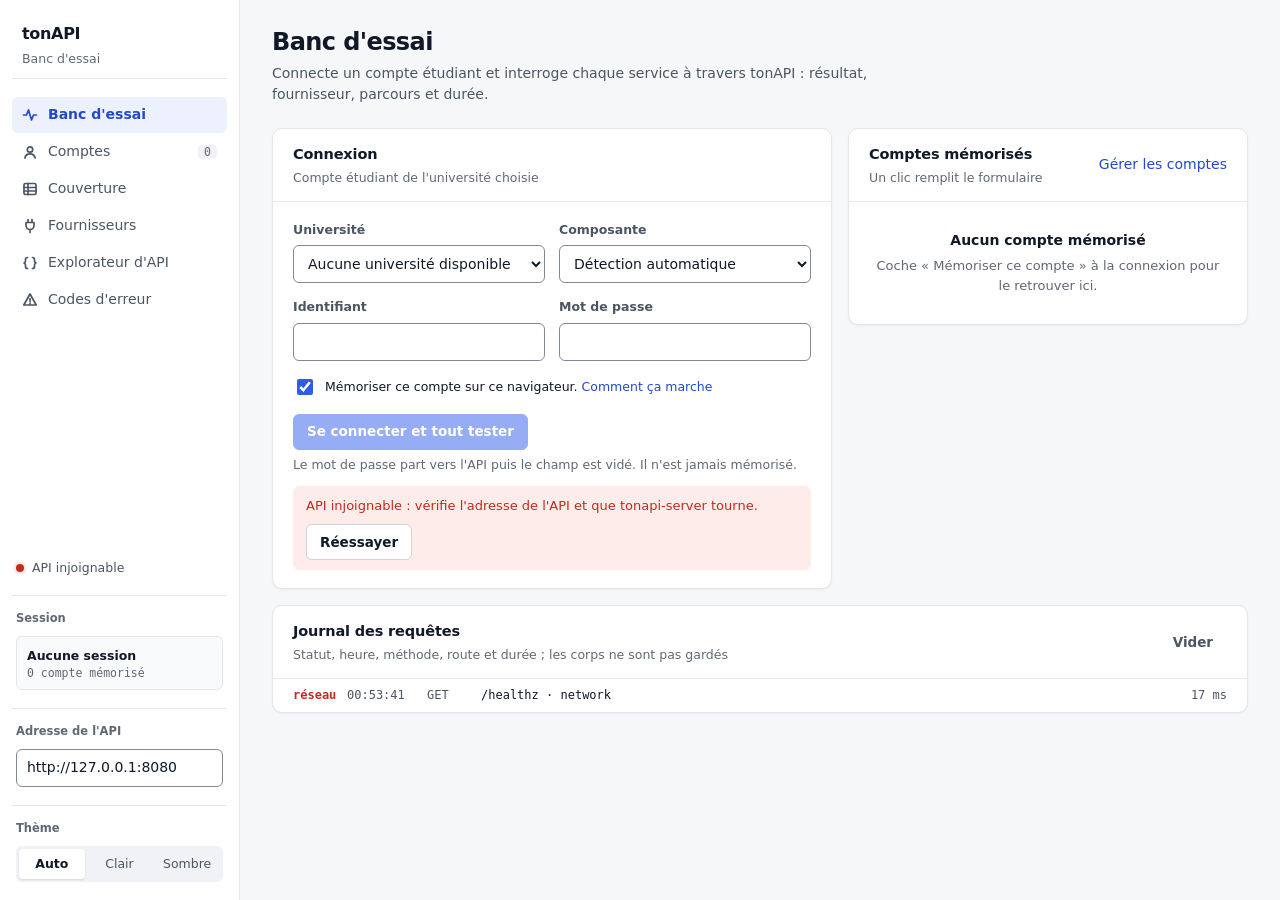
<file: console/index.html>
<!doctype html>
<html lang="fr">
<head>
<meta charset="utf-8">
<meta name="viewport" content="width=device-width, initial-scale=1">
<meta name="referrer" content="no-referrer">
<meta http-equiv="Content-Security-Policy" content="default-src 'none'; script-src 'self'; style-src 'self' 'unsafe-inline'; img-src 'self' https: data:; connect-src https: http://127.0.0.1:* http://localhost:*; base-uri 'none'; form-action 'none'">
<title>Banc d'essai · tonAPI</title>
<link rel="stylesheet" href="style.css?v=22">
<script src="theme.js?v=22"></script>
</head>
<body>
<a class="skip" href="#view" id="skip">Aller au contenu</a>
<div class="shell">
  <aside class="rail">
    <div class="brand">
      <strong>tonAPI</strong>
      <span>Banc d'essai</span>
    </div>
    <!-- Icônes dessinées pour chaque page : signal (essai), personne (comptes), tableau
         (couverture), prise (fournisseurs), accolades (API), triangle (erreurs). -->
    <nav class="nav" aria-label="Pages">
      <a href="#/" data-page=""><svg class="icon" viewBox="0 0 16 16" aria-hidden="true"><path d="M1.5 8h3l2-5 3 10 2-5h3"/></svg>Banc d'essai</a>
      <a href="#/comptes" data-page="comptes"><svg class="icon" viewBox="0 0 16 16" aria-hidden="true"><circle cx="8" cy="5.5" r="2.7"/><path d="M2.8 14c.6-2.8 2.7-4.2 5.2-4.2s4.6 1.4 5.2 4.2"/></svg>Comptes <small id="count-accounts">0</small></a>
      <a href="#/couverture" data-page="couverture"><svg class="icon" viewBox="0 0 16 16" aria-hidden="true"><rect x="2" y="2.5" width="12" height="11" rx="1.5"/><path d="M2 6.5h12M2 10h12M6 2.5v11"/></svg>Couverture</a>
      <a href="#/fournisseurs" data-page="fournisseurs"><svg class="icon" viewBox="0 0 16 16" aria-hidden="true"><path d="M6 1.5v3M10 1.5v3M4 4.5h8v3a4 4 0 0 1-8 0zM8 11.5v3"/></svg>Fournisseurs</a>
      <a href="#/api" data-page="api"><svg class="icon" viewBox="0 0 16 16" aria-hidden="true"><path d="M5.5 2.5c-1.5 0-2 .7-2 2v1.6c0 .9-.6 1.6-1.5 1.9.9.3 1.5 1 1.5 1.9v1.6c0 1.3.5 2 2 2M10.5 2.5c1.5 0 2 .7 2 2v1.6c0 .9.6 1.6 1.5 1.9-.9.3-1.5 1-1.5 1.9v1.6c0 1.3-.5 2-2 2"/></svg>Explorateur d'API</a>
      <a href="#/erreurs" data-page="erreurs"><svg class="icon" viewBox="0 0 16 16" aria-hidden="true"><path d="M8 2 1.8 13h12.4z M8 6.5v3 M8 11.3v.2"/></svg>Codes d'erreur</a>
    </nav>
    <div class="rail-push"></div>
    <div class="rail-block">
      <div class="health" id="health" aria-live="polite"><span class="dot"></span>Vérification…</div>
    </div>
    <div class="rail-block session-block">
      <span class="rail-label">Session</span>
      <div id="active-account"></div>
    </div>
    <details class="settings" id="settings" open>
      <summary>Réglages<svg class="icon chev" viewBox="0 0 16 16" aria-hidden="true"><path d="M6 4l4 4-4 4"/></svg></summary>
      <div class="settings-body">
        <div class="rail-block">
          <label class="rail-label" for="api">Adresse de l'API</label>
          <input id="api" type="url" spellcheck="false" autocomplete="off">
        </div>
        <div class="rail-block">
          <span class="rail-label" id="theme-label">Thème</span>
          <div class="segmented theme" role="group" aria-labelledby="theme-label">
            <button type="button" data-theme="auto">Auto</button>
            <button type="button" data-theme="light">Clair</button>
            <button type="button" data-theme="dark">Sombre</button>
          </div>
        </div>
      </div>
    </details>
  </aside>
  <main id="view" tabindex="-1"></main>
</div>
<script src="donnees.js?v=22"></script>
<script src="app.js?v=22"></script>
</body>
</html>
</file>
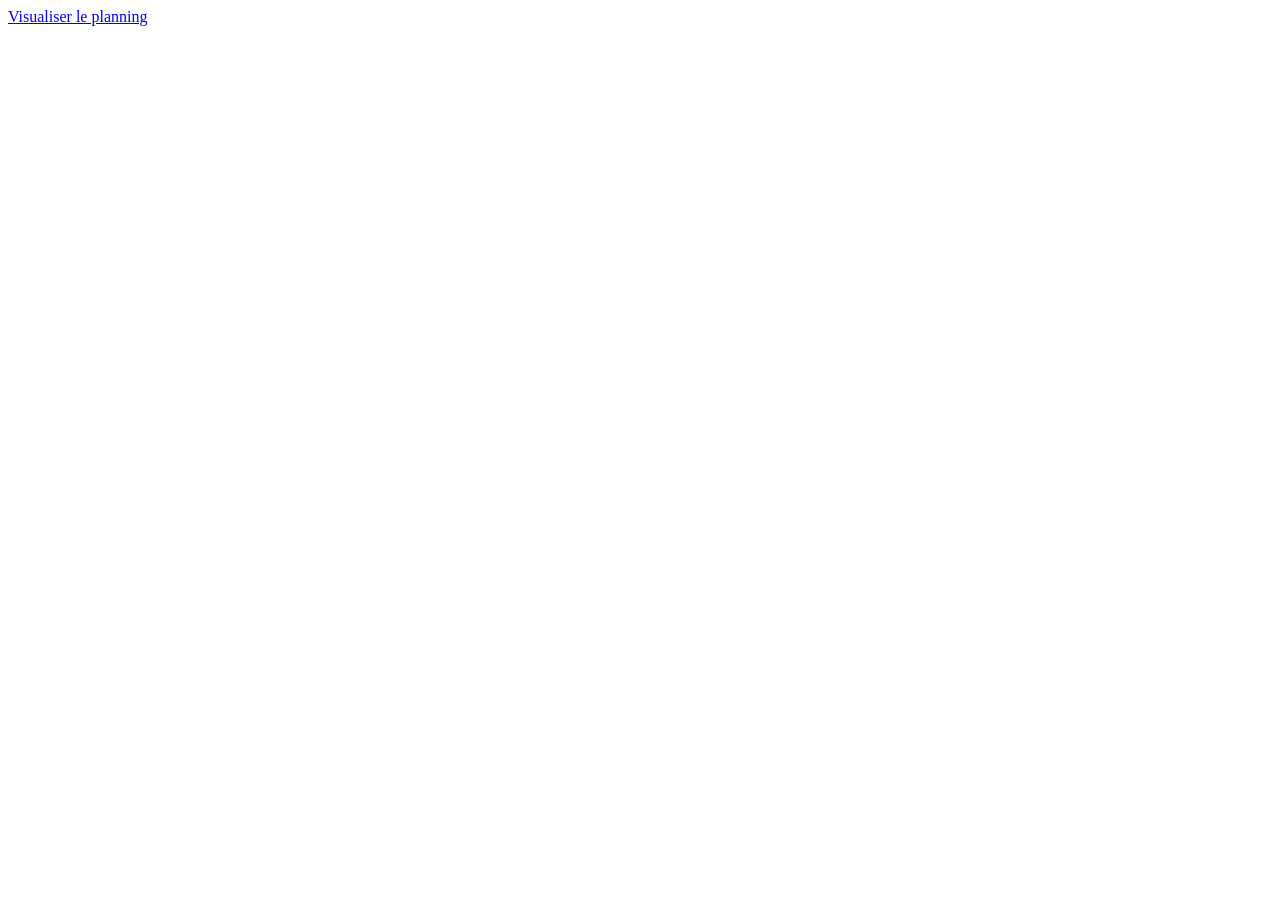
<file: crates/tonapi-providers/tests/fixtures/ade_ical/page-ical.html>
<!DOCTYPE html>
<html lang="fr"><head><meta charset="utf-8"><title>IcalView</title></head>
<body>
<!-- Page synthétique inspirée de prose-etudiant/protected/ical : état Vaadin dans le HTML. -->
<a href="https://ade.example.test/direct/?data=[base64],1">Visualiser le planning</a>
<script>
var uidl = {"syncId":0,"clientId":0,"changes":[
{"node":3,"type":"put","key":"text","feat":7,"value":"Lien d'agenda au format iCal"},
{"node":4,"type":"put","key":"text","feat":7,"value":"https://ade.example.test/jsp/custom/modules/plannings/direct_cal.jsp?data=[base64],1"}
]};
</script>
</body></html>
</file>
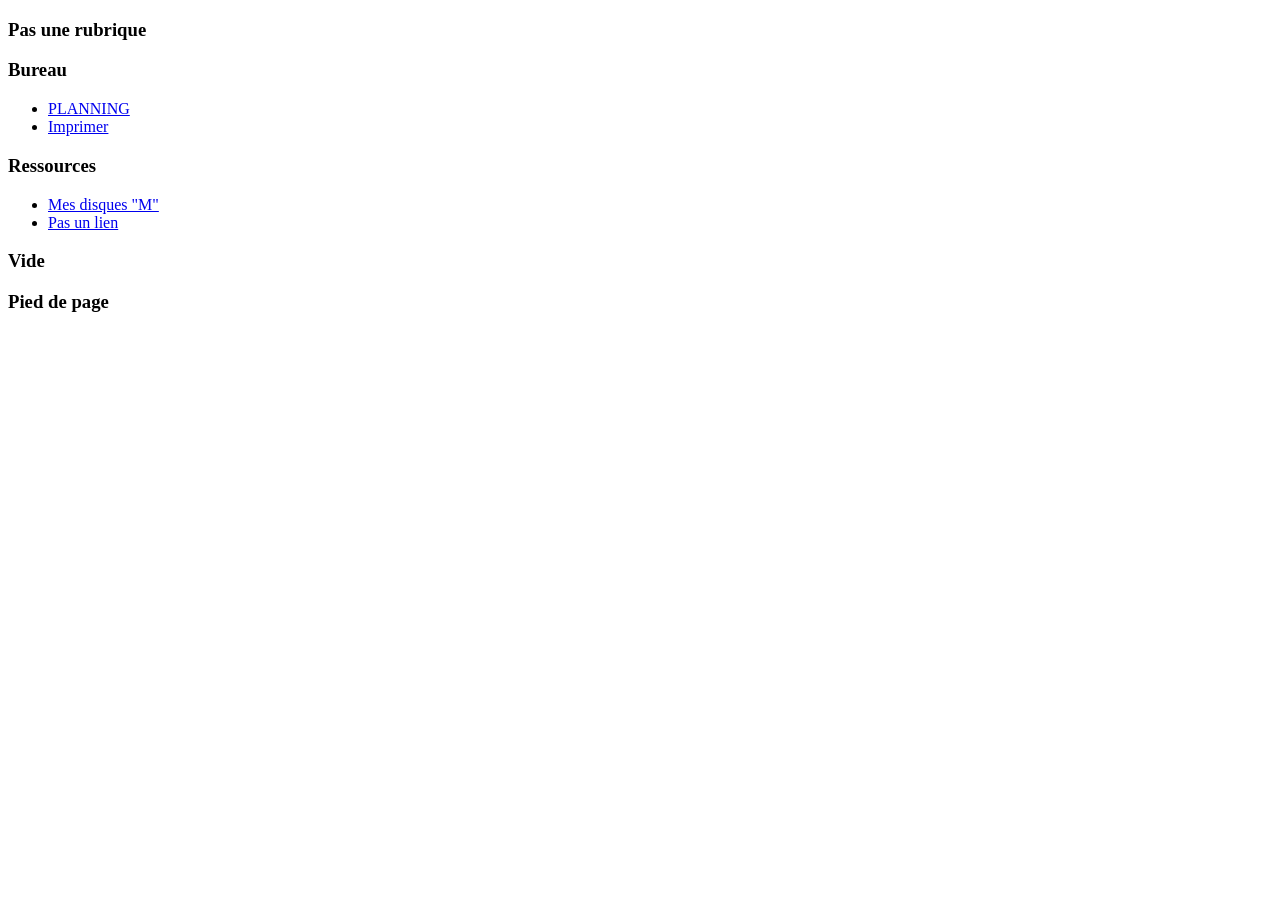
<file: crates/tonapi-providers/tests/fixtures/drupal/catalogue.html>
<!DOCTYPE html>
<html lang="fr" dir="ltr">
  <head>
    <meta charset="utf-8" />
    <title>Tous les outils | Portail étudiant</title>
  </head>
  <body class="user-logged-in path-tous-outils has-glyphicons site-etudiant">
    <main role="main">
      <div class="view view-categories-outils view-id-categories_outils"><h3>Pas une rubrique</h3></div>
      <div class="view view-outils view-id-outils view-display-id-page_par_categorie">
        <div class="view-content">
          <div class="col-xs-12 section">
            <h3>Bureau</h3>
            <ul role="list">
              <li role="listitem"><div about="/outil/planning" class="outil group-toolbox clearfix">
                <a href="https://planning.exemple.test" title="Emplois du temps">
                  <span class="ico ico-edt"></span>
<span>PLANNING</span>
</a>
                <a href="/article/decouvrir-planning" title="Guide"><span class="ico ico-doc"></span></a>
              </a></div></li>
              <li role="listitem"><div about="/outil/imprimer" class="outil group-toolbox clearfix">
                <a href="/numerique/impression#accordion-1" title="Imprimer"><span>Imprimer</span></a>
              </a></div></li>
            </ul>
          </div>
          <div class="col-xs-12 section">
            <h3>Ressources</h3>
            <ul role="list">
              <li role="listitem"><div about="/outil/disques" class="outil group-toolbox clearfix">
                <a href="https://fichiers.exemple.test/login.php?url=x&amp;app=gollem" title="Recharger mon cr&#039;dit"><span>Mes disques &quot;M&quot;</span></a>
              </a></div></li>
              <li role="listitem"><div about="/outil/vide" class="outil group-toolbox clearfix">
                <a href="javascript:void(0)" title=""><span>Pas un lien</span></a>
              </a></div></li>
            </ul>
          </div>
          <div class="col-xs-12 section"><h3>Vide</h3><ul></ul></div>
        </div>
      </div>
    </main>
    <footer><h3>Pied de page</h3></footer>
  </body>
</html>
</file>
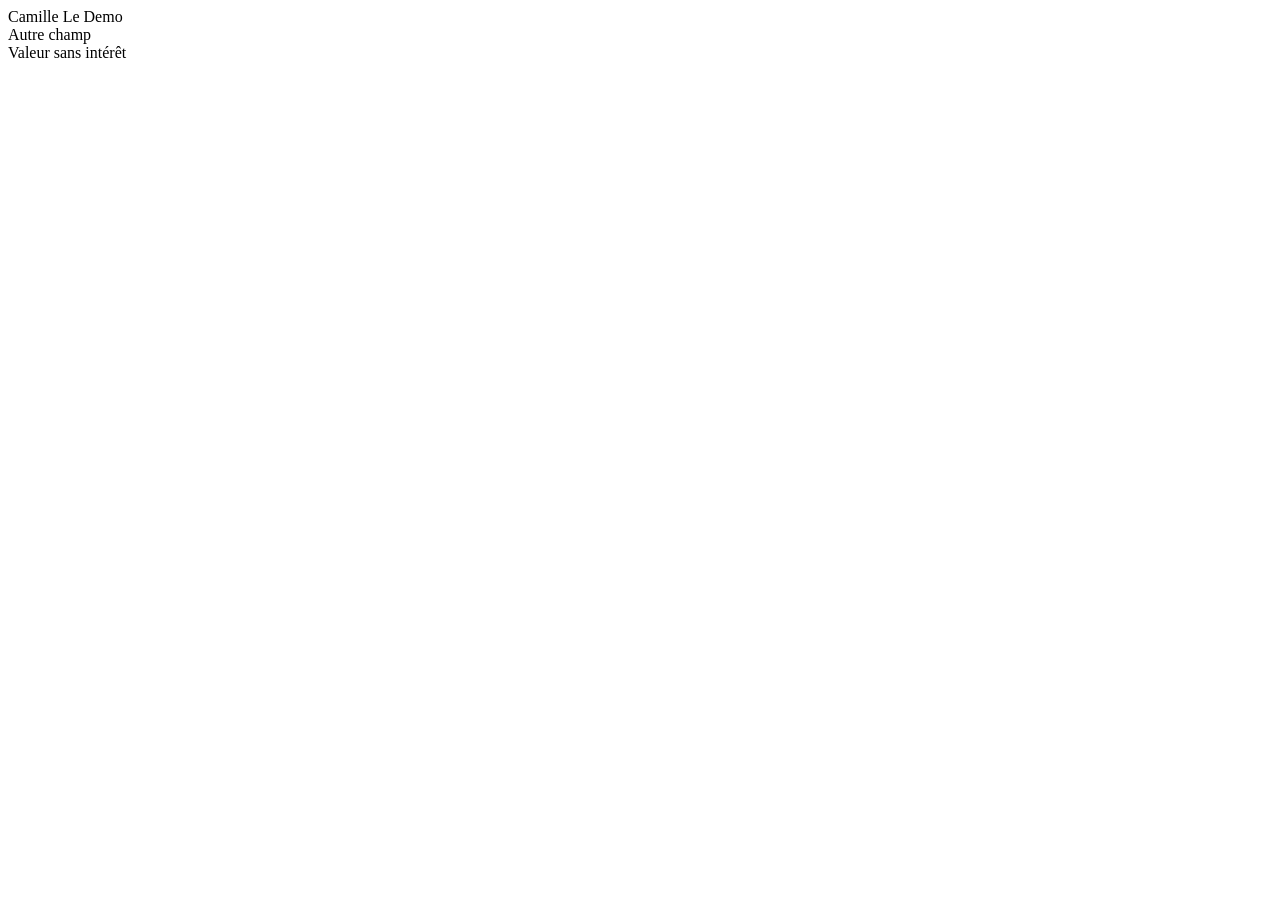
<file: crates/tonapi-providers/tests/fixtures/drupal/utilisateur.html>
<!DOCTYPE html>
<html lang="fr" dir="ltr">
  <head>
    <meta charset="utf-8" />
    <title>Camille Le Demo | Portail étudiant</title>
  </head>
  <body class="user-logged-in path-user has-glyphicons site-etudiant">
    <div class="main-container container">
      <section id="block-nometprenom" class="page-header block clearfix">
        <div class="field field--name-field-nomprenom field--type-string field--label-hidden field--item">Camille  Le Demo</div>
      </section>
      <main role="main">
        <article class="profile">
          <div class="field field--name-field-autre field--type-string field--label-above">
            <div class="field--label">Autre champ</div>
            <div class="field--item">Valeur sans intérêt</div>
          </div>
        </article>
      </main>
    </div>
  </body>
</html>
</file>
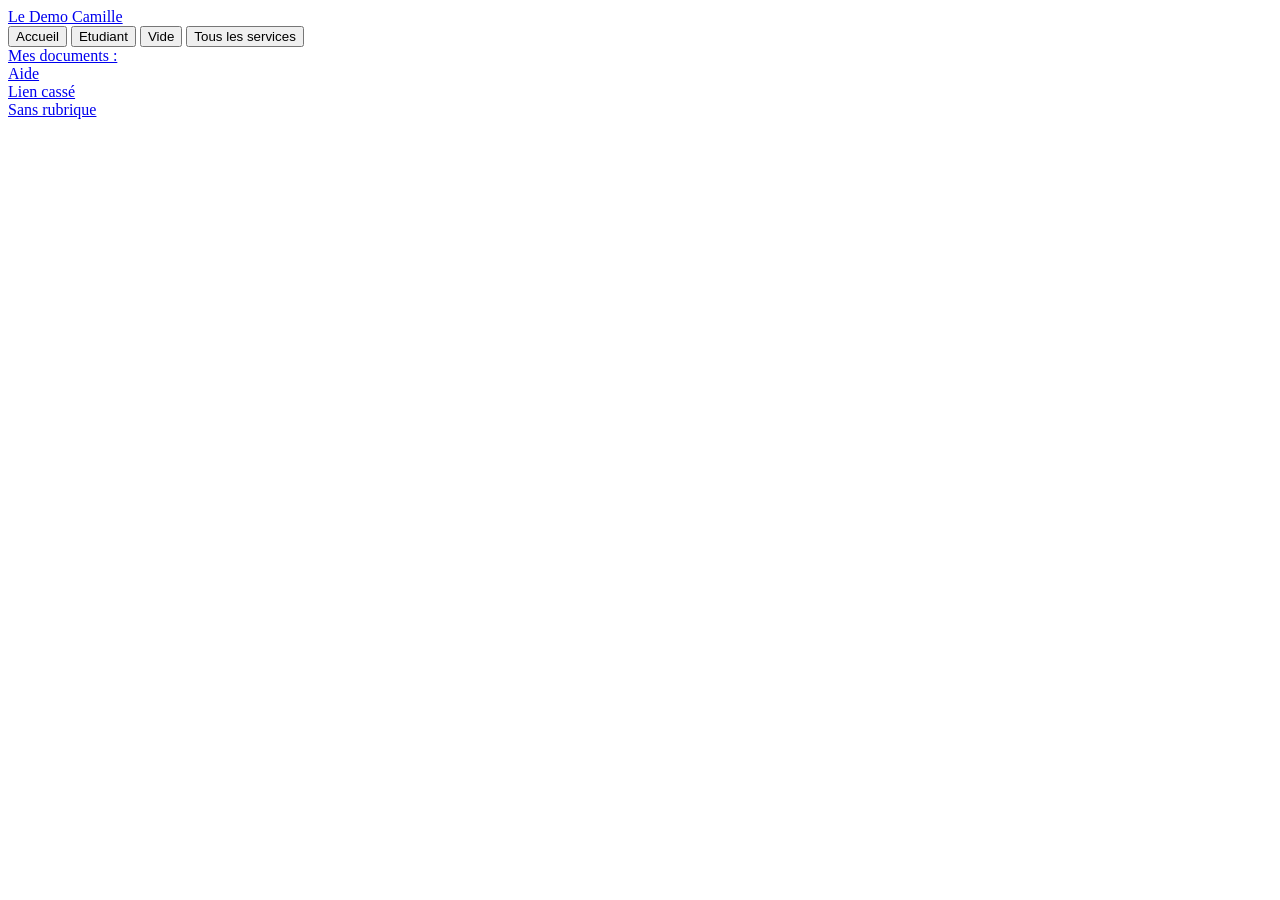
<file: crates/tonapi-providers/tests/fixtures/isorbonne/accueil.html>
<!DOCTYPE html>
<html xmlns="http://www.w3.org/1999/xhtml" lang="fr">
<head>
  <title>Portail de test</title>
</head>
<body>
<form id="navBarForm" name="navBarForm" method="post" action="/ENT/secure/index.xhtml">
  <a title="Déconnexion" class="ui-commandlink nav-link" href="logout.xhtml">Le Demo Camille <i class="fa fa-power-off"></i></a>
</form>
<form id="portalForm" name="portalForm" method="post" action="/ENT/secure/index.xhtml">
  <div class="col-12 text-center" id="buttonList">
    <input type="button" class="toglem btn btn-info m-1 ombrer" value="Accueil" id="t1">
    <input type="button" class="toglem btn btn-warning m-1" value="Etudiant" id="t2">
    <input type="button" class="toglem btn m-1" value="Vide" id="t3">
    <input type="button" class="btn btn-outline-dark m-1" value="Tous les services" id="temall">
  </div>
  <div class="tuile default col-sm-6 t1" style=""><a href="#" class="ui-commandlink favik"><i class="fa fa-star"></i></a>
    <a class="links" href="https://apps.exemple.test/Fichiers" target="_35"><div class="bloc">
      <label id="portalForm:p35" class="ui-outputlabel h4">Mes documents&nbsp;:</label></div></a>
  </div>
  <div class="tuile default col-sm-6 t2" style="display: none;"><a href="#" class="favik"></a>
    <a class="links" href="https://apps.exemple.test/dossier/" target="_54"><div class="bloc">
      <label id="portalForm:p54" class="ui-outputlabel h4">Mon dossier de scolarité</label></div></a>
    <i class="infos fa fa-question-circle" onclick="showDialog(54)"></i>
    <div id="infos54" style="display:none"><label id="portalForm:j_idt212" class="ui-outputlabel"><ul><li>Notes et <strong>certificat</strong> de scolarité. Encore du texte. Encore du texte. Encore du texte. Encore du texte. Encore du texte. Encore du texte. Encore du texte. Encore du texte. Encore du texte. Encore du texte. Encore du texte. Encore du texte.</li></ul></label>
    </div>
  </div>
  <div class="tuile default col-sm-6 t2"><a class="links" href="/ENT/secure/aide.xhtml"><label id="portalForm:p61" class="h4">Aide</label></a></div>
  <div class="tuile default col-sm-6 t2"><a class="links" href="javascript:void(0)"><label id="portalForm:p9" class="h4">Lien cassé</label></a></div>
  <div class="tuile default col-sm-6 t7"><a class="links" href="https://apps.exemple.test/orphelin"><label id="portalForm:p70" class="h4">Sans rubrique</label></a></div>
</form>
</body>
</html>
</file>
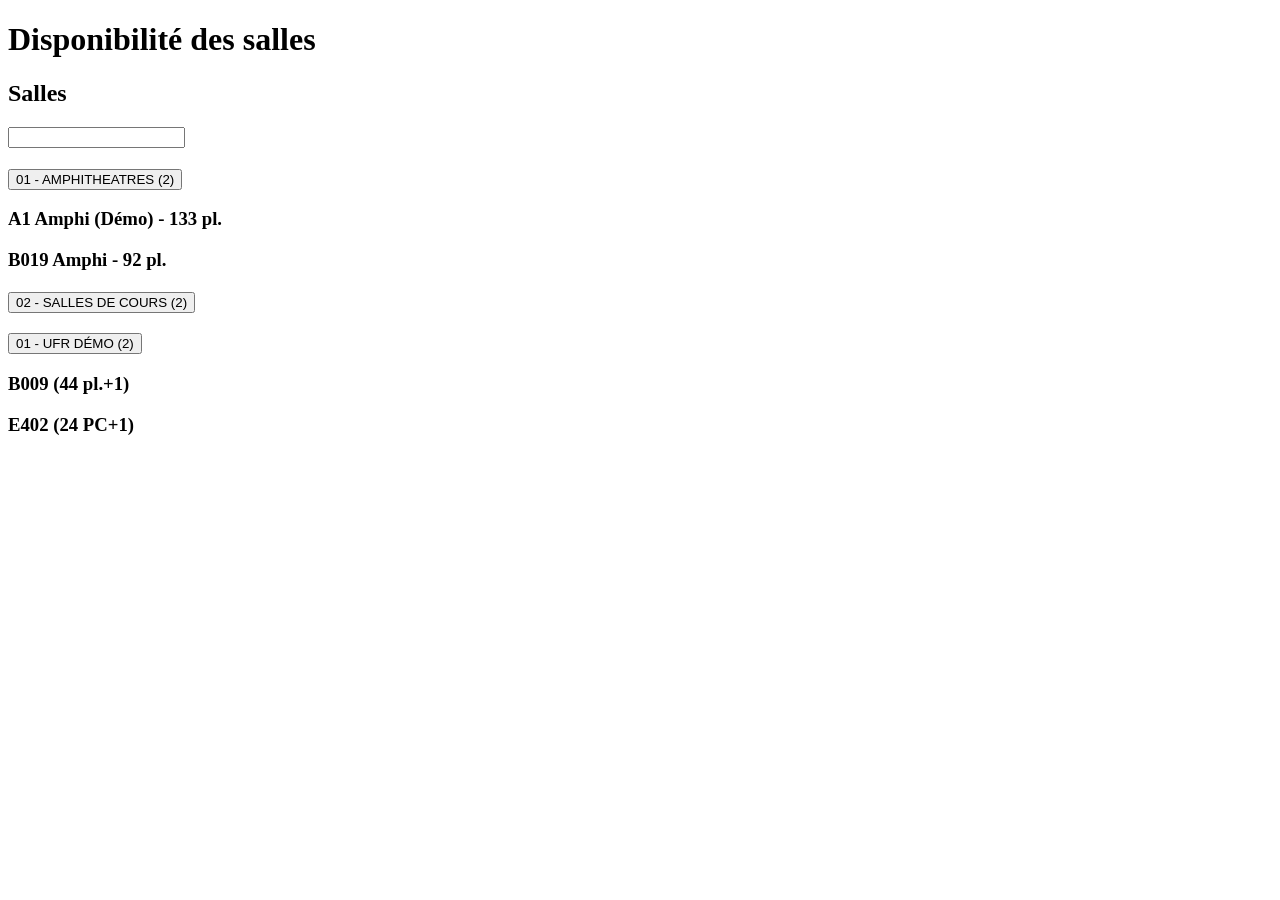
<file: crates/tonapi-providers/tests/fixtures/tempo/salles.html>
<!DOCTYPE html>
<html lang="fr">
<head><title>Tempo - Disponibilité des salles</title></head>
<body>
<main class="container-lg pt-5">
<div class="pt-2"><h1 class="text-white">Disponibilité des salles</h1></div>
<article id="main-content" class="text-bg-light bg-body-tertiary p-3 rounded">
<div class="d-flex flex-row tempo-rooms gap-2">
  <div class="flex flex-shrink-0 flex-grow-0 w-25 p-2 tempo-room-select tempo-filter-stop">
    <h2 class="mb-2"> Salles</h2>
    <input type="text" id="filter" name="filter" class="form-control my-2" aria-label="Filtrer" />
    <div class="shadow-sm accordion accordion-flush">
      <div class="accordion-item">
        <h3 class="accordion-header tempo-tree-header border-start border-2 d-flex align-items-center" id="heading-9001"  filter="01 - amphitheatres (2)" filter-full=".01 - amphitheatres (2)">
          <button class="accordion-button collapsed" type="button" data-bs-toggle="collapse" data-bs-target="#collapse-9001" aria-expanded="false" aria-controls="collapse-9001">
            01 - AMPHITHEATRES (2)
          </button>
        </h3>
        <div id="collapse-9001" class="accordion-collapse collapse p-1 bg-secondary" aria-labelledby="heading-9001">
          <div class="shadow-sm accordion accordion-flush">
            <div class="accordion-item">
              <h3 class="accordion-header tempo-tree-header border-start border-2 d-flex align-items-center" id="heading-9002"  parentid="#heading-9001" filter="a1 amphi (d&eacute;mo) - 133 pl." filter-full="01 - amphitheatres (2)..a1 amphi (d&eacute;mo) - 133 pl.">
                <div class="accordion-button collapsed tempo-room-btn tempo-course-btn mx-0 flex-shrink-0" value="6" ade-name="A1 Amphi (D&eacute;mo) - 133 pl." ade-path="01 - AMPHITHEATRES (2) &gt;  A1 Amphi (D&eacute;mo) - 133 pl." >
                  A1 Amphi (D&eacute;mo) - 133 pl.
                </div>
              </h3>
            </div>
            <div class="accordion-item">
              <h3 class="accordion-header tempo-tree-header border-start border-2 d-flex align-items-center" id="heading-9003"  parentid="#heading-9001" filter="b019 amphi - 92 pl." filter-full="01 - amphitheatres (2)..b019 amphi - 92 pl.">
                <div class="accordion-button collapsed tempo-room-btn tempo-course-btn mx-0 flex-shrink-0" value="1503" ade-name="B019 Amphi - 92 pl." ade-path="01 - AMPHITHEATRES (2) &gt;  B019 Amphi - 92 pl." >
                  B019 Amphi - 92 pl.
                </div>
              </h3>
            </div>
          </div>
        </div>
      </div>
      <div class="accordion-item">
        <h3 class="accordion-header tempo-tree-header border-start border-2 d-flex align-items-center" id="heading-9010"  filter="02 - salles de cours (2)" filter-full=".02 - salles de cours (2)">
          <button class="accordion-button collapsed" type="button" data-bs-toggle="collapse" data-bs-target="#collapse-9010" aria-expanded="false" aria-controls="collapse-9010">
            02 - SALLES DE COURS (2)
          </button>
        </h3>
        <div id="collapse-9010" class="accordion-collapse collapse p-1 bg-secondary" aria-labelledby="heading-9010">
          <div class="accordion-item">
            <h3 class="accordion-header tempo-tree-header border-start border-2 d-flex align-items-center" id="heading-9011"  parentid="#heading-9010" filter="01 - ufr d&eacute;mo (2)" filter-full="02 - salles de cours (2)..01 - ufr d&eacute;mo (2)">
              <button class="accordion-button collapsed" type="button" data-bs-toggle="collapse" data-bs-target="#collapse-9011" aria-expanded="false" aria-controls="collapse-9011">
                01 - UFR D&Eacute;MO (2)
              </button>
            </h3>
            <div id="collapse-9011" class="accordion-collapse collapse p-1 bg-secondary" aria-labelledby="heading-9011">
              <div class="accordion-item">
                <h3 class="accordion-header tempo-tree-header border-start border-2 d-flex align-items-center" id="heading-9012"  parentid="#heading-9011" filter="b009 (44 pl.+1)" filter-full="02 - salles de cours (2)..01 - ufr d&eacute;mo (2)..b009 (44 pl.+1)">
                  <div class="accordion-button collapsed tempo-room-btn tempo-course-btn mx-0 flex-shrink-0" value="2204" ade-name="B009 (44 pl.+1)" ade-path="02 - SALLES DE COURS (2) &gt; 01 - UFR D&Eacute;MO (2) &gt;  B009 (44 pl.+1)" >
                    B009 (44 pl.+1)
                  </div>
                </h3>
              </div>
              <div class="accordion-item">
                <h3 class="accordion-header tempo-tree-header border-start border-2 d-flex align-items-center" id="heading-9013"  parentid="#heading-9011" filter="e402 (24 pc+1)" filter-full="02 - salles de cours (2)..01 - ufr d&eacute;mo (2)..e402 (24 pc+1)">
                  <div class="accordion-button collapsed tempo-room-btn tempo-course-btn mx-0 flex-shrink-0" value="9001" ade-name="E402 (24 PC+1)" ade-path="02 - SALLES DE COURS (2) &gt; 01 - UFR D&Eacute;MO (2) &gt;  E402 (24 PC+1)" >
                    E402 (24 PC+1)
                  </div>
                </h3>
              </div>
            </div>
          </div>
        </div>
      </div>
    </div>
  </div>
  <div class="flex-grow-1">
    <input type="hidden" value="" id="campus_code">
    <div data-controller="symfony--ux-vue--vue" data-symfony--ux-vue--vue-component-value="RoomsTimeline" data-symfony--ux-vue--vue-props-value="{&quot;minDate&quot;:&quot;2026-07-21&quot;,&quot;maxDate&quot;:&quot;2027-08-31&quot;,&quot;start&quot;:&quot;08:00&quot;,&quot;end&quot;:&quot;22:00&quot;,&quot;locale&quot;:&quot;fr-FR&quot;}"></div>
  </div>
</div>
</article>
</main>
</body>
</html>
</file>
<file: console/style.css>
/* Banc d'essai tonAPI.
 *
 * Direction (demandée : « moderne, pro ») : un outil de développement sobre et dense.
 * Pourquoi ces choix :
 * - Couleurs : neutres ardoise pour les surfaces et le texte, un bleu unique pour les actions et
 *   la sélection. Vert, ambre et rouge ne servent qu'aux résultats des services.
 * - Polices : celles du système (aucune requête vers un tiers sur une page qui manipule des
 *   identifiants). Mono réservé aux valeurs littérales : routes, codes, fournisseurs.
 * - Surfaces : bordure fine + ombre très légère sur les panneaux, pour les détacher du fond ; rien
 *   d'autre n'est surélevé.
 * - Rayons : 6 px pour les contrôles, 10 px pour les panneaux.
 * - Mouvement : survols et ouverture des lignes ; le point d'un service en cours pulse (état de
 *   chargement), coupé si l'utilisateur réduit les animations.
 *
 * Cadrans : ENERGY 1 / RHYTHM 1 / MOTION 1
 */

:root {
  --bg: #f6f7f9;
  --surface: #ffffff;
  --surface-2: #f9fafb;
  --border: #e3e6eb;
  --border-strong: #cfd4dc;
  --field-border: #818895;
  --text: #111827;
  --text-2: #4b5563;
  --text-3: #616875;
  --accent: #2f5bea;
  --accent-text: #2449c8;
  --accent-soft: #edf1fe;
  --on-accent: #ffffff;
  --ok: #157f4a;
  --ok-soft: #e7f6ee;
  --warn: #9a5a00;
  --warn-soft: #fdf3e2;
  --bad: #c02a20;
  --bad-soft: #fdecea;
  --idle: #616875;
  --idle-soft: #f1f2f5;
  --code-bg: #f6f7f9;
  --shadow: 0 1px 2px rgba(16, 24, 40, 0.05);
  --sans: system-ui, -apple-system, "Segoe UI", Roboto, "Helvetica Neue", sans-serif;
  --mono: ui-monospace, "SF Mono", "Cascadia Mono", Menlo, Consolas, monospace;
  --r: 6px;
  --r-lg: 10px;
  color-scheme: light;
}

:root[data-theme="dark"] {
  --bg: #0b0d12;
  --surface: #12151c;
  --surface-2: #161a22;
  --border: #232833;
  --border-strong: #303746;
  --field-border: #677086;
  --text: #eef0f4;
  --text-2: #b6bcc8;
  --text-3: #8b92a1;
  --accent: #6d8dff;
  --accent-text: #8fa8ff;
  --accent-soft: #1a2240;
  --on-accent: #0b0d12;
  --ok: #4ccb8a;
  --ok-soft: #0f2a1d;
  --warn: #f2b25c;
  --warn-soft: #30220e;
  --bad: #ff7b70;
  --bad-soft: #351513;
  --idle: #9aa1b0;
  --idle-soft: #1c2029;
  --code-bg: #0e1117;
  --shadow: none;
  color-scheme: dark;
}
@media (prefers-color-scheme: dark) {
  :root:not([data-theme="light"]) {
    --bg: #0b0d12;
    --surface: #12151c;
    --surface-2: #161a22;
    --border: #232833;
    --border-strong: #303746;
    --field-border: #677086;
    --text: #eef0f4;
    --text-2: #b6bcc8;
    --text-3: #8b92a1;
    --accent: #6d8dff;
    --accent-text: #8fa8ff;
    --accent-soft: #1a2240;
    --on-accent: #0b0d12;
    --ok: #4ccb8a;
    --ok-soft: #0f2a1d;
    --warn: #f2b25c;
    --warn-soft: #30220e;
    --bad: #ff7b70;
    --bad-soft: #351513;
    --idle: #9aa1b0;
    --idle-soft: #1c2029;
    --code-bg: #0e1117;
    --shadow: none;
    color-scheme: dark;
  }
}

* { box-sizing: border-box; }
html, body { margin: 0; }
body { background: var(--bg); color: var(--text); font: 14px/1.55 var(--sans); -webkit-font-smoothing: antialiased; }
a { color: var(--accent-text); text-decoration: none; }
a:hover { text-decoration: underline; text-underline-offset: 3px; }
code, pre, .mono { font-family: var(--mono); font-size: 12.5px; }
:focus-visible { outline: 2px solid var(--accent); outline-offset: 2px; }
[hidden] { display: none !important; }
.sr-only { position: absolute; width: 1px; height: 1px; margin: -1px; padding: 0; overflow: hidden; clip-path: inset(50%); white-space: nowrap; border: 0; }
.skip {
  position: fixed; top: 8px; left: 8px; z-index: 10; transform: translateY(-200%);
  padding: 9px 14px; border-radius: var(--r); background: var(--accent); color: var(--on-accent);
  font-weight: 600; text-decoration: none;
}
.skip:focus { transform: none; text-decoration: none; }
svg.icon { width: 16px; height: 16px; flex: none; stroke: currentColor; fill: none; stroke-width: 1.7; stroke-linecap: round; stroke-linejoin: round; }

/* ---------- Cadre ---------- */
.shell { display: grid; grid-template-columns: 240px minmax(0, 1fr); min-height: 100vh; }
.rail {
  position: sticky; top: 0; height: 100vh; overflow-y: auto;
  background: var(--surface); border-right: 1px solid var(--border);
  padding: 18px 12px; display: flex; flex-direction: column; gap: 18px;
}
.brand { display: grid; gap: 2px; padding: 4px 10px 10px; border-bottom: 1px solid var(--border); }
.brand strong { font-size: 16px; font-weight: 700; letter-spacing: -0.02em; }
.brand span { color: var(--text-3); font-size: 12.5px; }
.nav { display: grid; gap: 1px; }
.nav a {
  display: flex; align-items: center; gap: 10px; min-height: 36px; padding: 6px 10px;
  border-radius: var(--r); color: var(--text-2); font-weight: 500; text-decoration: none;
}
.nav a:hover { background: var(--surface-2); color: var(--text); }
.nav a:focus-visible { outline-offset: -2px; }
.nav a[aria-current="page"] { background: var(--accent-soft); color: var(--accent-text); font-weight: 600; }
.nav small { margin-left: auto; font: 11.5px var(--mono); color: var(--text-3); background: var(--idle-soft); padding: 0 6px; border-radius: 4px; }
.rail-block { display: grid; gap: 8px; padding: 0 4px; }
.rail-block + .rail-block { padding-top: 14px; border-top: 1px solid var(--border); }
.settings-body { display: grid; gap: 18px; }
.settings-body .rail-block { padding-top: 14px; border-top: 1px solid var(--border); }
.settings > summary { display: none; }
.rail-push { margin-top: auto; }
.rail-label { font-size: 11.5px; color: var(--text-3); font-weight: 600; margin: 0; }
.health { display: flex; align-items: center; gap: 8px; font-size: 12.5px; color: var(--text-2); }
.dot { width: 8px; height: 8px; border-radius: 50%; background: var(--idle); flex: none; }
.dot.ok { background: var(--ok); box-shadow: 0 0 0 3px var(--ok-soft); }
.dot.bad { background: var(--bad); box-shadow: 0 0 0 3px var(--bad-soft); }
.account-chip { display: grid; gap: 1px; padding: 9px 10px; border: 1px solid var(--border); border-radius: var(--r); font-size: 12.5px; background: var(--surface-2); }
.account-chip b { font-weight: 600; }
.account-chip span { color: var(--text-3); font: 11.5px var(--mono); }
.segmented { display: grid; grid-template-columns: repeat(3, 1fr); padding: 3px; gap: 2px; background: var(--idle-soft); border-radius: var(--r); }
.segmented button { border: 0; min-height: 30px; font-size: 12.5px; font-weight: 500; color: var(--text-2); background: transparent; border-radius: 4px; padding: 0 6px; }
.segmented button[aria-pressed="true"] { background: var(--surface); color: var(--text); box-shadow: 0 1px 2px rgba(16, 24, 40, 0.12); font-weight: 600; }

main { padding: 28px 32px 88px; max-width: 1160px; width: 100%; }
main:focus { outline: none; }
.page-head { display: flex; flex-wrap: wrap; align-items: flex-end; justify-content: space-between; gap: 12px 24px; margin-bottom: 22px; }
.page-head h1 { margin: 0; font-size: 24px; line-height: 1.2; letter-spacing: -0.025em; font-weight: 700; }
.page-head p { margin: 6px 0 0; color: var(--text-2); max-width: 70ch; }

/* ---------- Éléments communs ---------- */
.panel { background: var(--surface); border: 1px solid var(--border); border-radius: var(--r-lg); box-shadow: var(--shadow); }
.panel-body { padding: 18px 20px; }
.panel-head { display: flex; flex-wrap: wrap; align-items: center; justify-content: space-between; gap: 10px; padding: 14px 20px; border-bottom: 1px solid var(--border); }
.panel-head h2 { margin: 0; font-size: 14.5px; font-weight: 650; letter-spacing: -0.01em; }
.panel-head p { margin: 2px 0 0; color: var(--text-3); font-size: 12.5px; }
.stack { display: grid; gap: 16px; }
.split { display: grid; grid-template-columns: minmax(0, 1.4fr) minmax(0, 1fr); gap: 16px; align-items: start; }
.grid { display: grid; gap: 14px; grid-template-columns: repeat(auto-fit, minmax(200px, 1fr)); }
.row { display: flex; flex-wrap: wrap; gap: 8px; align-items: center; }
.hint { font-size: 12.5px; color: var(--text-3); margin: 5px 0 0; }
label { display: block; font-size: 12.5px; color: var(--text-2); margin-bottom: 6px; font-weight: 550; }
input, select, textarea, button { font: inherit; color: var(--text); }
input, select, textarea {
  width: 100%; min-height: 38px; padding: 7px 10px;
  border: 1px solid var(--field-border); border-radius: var(--r); background: var(--surface);
  transition: border-color 120ms, box-shadow 120ms;
}
input:focus, select:focus, textarea:focus { border-color: var(--accent); box-shadow: 0 0 0 3px var(--accent-soft); outline: none; }
textarea { font: 12.5px/1.6 var(--mono); min-height: 160px; resize: vertical; }
input[type="checkbox"] { width: 16px; height: 16px; min-height: 0; accent-color: var(--accent); box-shadow: none; }
.check { display: flex; gap: 9px; align-items: flex-start; color: var(--text); font-weight: 400; margin: 0; }
.check input { margin-top: 2px; flex: none; }
button, .button {
  display: inline-flex; align-items: center; justify-content: center; gap: 7px;
  min-height: 36px; padding: 6px 13px; border-radius: var(--r);
  border: 1px solid var(--border-strong); background: var(--surface); cursor: pointer;
  color: var(--text); font-weight: 550; font-size: 13.5px; transition: background 120ms, border-color 120ms;
}
button:hover:not(:disabled):not([aria-disabled="true"]) { background: var(--surface-2); border-color: var(--text-3); }
button.primary { background: var(--accent); border-color: var(--accent); color: var(--on-accent); }
button.primary:hover:not(:disabled):not([aria-disabled="true"]) { background: var(--accent-text); border-color: var(--accent-text); }
button.ghost { border-color: transparent; background: transparent; color: var(--text-2); }
button.ghost:hover:not(:disabled):not([aria-disabled="true"]) { background: var(--surface-2); border-color: transparent; color: var(--text); }
button.danger { color: var(--bad); }
button.icon-only { padding: 0; width: 36px; }
button:disabled, button[aria-disabled="true"] { opacity: 0.5; cursor: not-allowed; }
@media (pointer: coarse) { button, input, select { min-height: 44px; } }
.notice { padding: 9px 12px; border-radius: var(--r); font-size: 13px; margin: 12px 0 0; border: 1px solid transparent; }
.notice.ok { background: var(--ok-soft); color: var(--ok); }
.notice.warn { background: var(--warn-soft); color: var(--warn); }
.notice.bad { background: var(--bad-soft); color: var(--bad); }
.notice.info { background: var(--accent-soft); color: var(--text); }
.notice.with-action { display: flex; flex-wrap: wrap; align-items: center; justify-content: space-between; gap: 8px 14px; }
.empty { margin: 0; padding: 28px 20px; text-align: center; color: var(--text-3); font-size: 13px; }
.empty b { display: block; color: var(--text); font-size: 14px; margin-bottom: 4px; font-weight: 600; }
.pill { display: inline-flex; align-items: center; gap: 6px; padding: 2px 8px; border-radius: 999px; font-size: 12px; font-weight: 600; white-space: nowrap; line-height: 1.6; }
.pill::before { content: ""; width: 6px; height: 6px; border-radius: 50%; background: currentColor; }
.pill.ok { background: var(--ok-soft); color: var(--ok); }
.pill.warn { background: var(--warn-soft); color: var(--warn); }
.pill.bad { background: var(--bad-soft); color: var(--bad); }
.pill.idle { background: var(--idle-soft); color: var(--idle); }
.pill.run { background: var(--accent-soft); color: var(--accent-text); }
@media (prefers-reduced-motion: no-preference) {
  .pill.run::before { animation: pulse 0.9s ease-in-out infinite; }
  @keyframes pulse { 50% { opacity: 0.25; } }
}
@media (prefers-reduced-motion: reduce) {
  .chev, button, .button, input, select, textarea { transition: none; }
}
pre.code {
  margin: 10px 0 0; padding: 12px 14px; max-height: 420px; overflow: auto;
  background: var(--code-bg); border: 1px solid var(--border); border-radius: var(--r);
  white-space: pre-wrap; overflow-wrap: anywhere; font: 12px/1.6 var(--mono); color: var(--text-2);
}
table { width: 100%; border-collapse: collapse; font-size: 13.5px; }
th { text-align: left; font-size: 12px; color: var(--text-3); font-weight: 600; padding: 10px 14px; border-bottom: 1px solid var(--border); background: var(--surface-2); }
td { padding: 12px 14px; border-bottom: 1px solid var(--border); vertical-align: top; }
tbody tr:last-child td { border-bottom: 0; }
.table-wrap { overflow-x: auto; }
table button, table code { white-space: nowrap; }
.name-cell { min-width: 180px; }
.row.actions { flex-wrap: nowrap; }
tr.target { outline: 2px solid var(--accent); outline-offset: -2px; background: var(--accent-soft); }
.mark { display: inline-block; margin-left: 8px; padding: 0 6px; border: 1px solid var(--text-2); border-radius: 4px; color: var(--text); font: 600 11.5px/1.6 var(--sans); vertical-align: 1px; }
.more { cursor: pointer; color: var(--accent-text); font-size: 13px; font-weight: 550; }
.kbd { font: 11.5px var(--mono); padding: 1px 5px; border: 1px solid var(--border-strong); border-radius: 4px; color: var(--text-2); }

/* ---------- Parcours d'un fournisseur ---------- */
.route { display: flex; flex-wrap: wrap; align-items: center; gap: 4px; font: 11.5px var(--mono); color: var(--text-3); }
.route .step { padding: 1px 6px; border-radius: 4px; background: var(--idle-soft); color: var(--text-2); }
.route .sep { color: var(--border-strong); }

/* ---------- Banc d'essai ---------- */
.stats { display: flex; flex-wrap: wrap; gap: 6px; }
.services { display: grid; }
.service { border-bottom: 1px solid var(--border); }
.service:last-child { border-bottom: 0; }
.service > summary {
  list-style: none; cursor: pointer; display: grid; align-items: center;
  grid-template-columns: 150px 160px minmax(0, 1fr) 70px 18px; gap: 14px; padding: 12px 20px;
}
.service > summary::-webkit-details-marker { display: none; }
.service > summary:hover { background: var(--surface-2); }
.service[open] > summary { background: var(--surface-2); }
.service .name { font-weight: 600; }
.service .provider { font: 12px var(--mono); color: var(--text-3); overflow: hidden; text-overflow: ellipsis; white-space: nowrap; }
.service .line { color: var(--text-2); font-size: 13px; overflow: hidden; text-overflow: ellipsis; white-space: nowrap; }
.service .time { text-align: right; font: 12px var(--mono); color: var(--text-3); }
.chev { color: var(--text-3); transition: transform 150ms; }
.service[open] .chev, .settings[open] .chev { transform: rotate(90deg); }
.service .detail { padding: 4px 20px 18px 184px; display: grid; gap: 10px; }
.service .detail ul { margin: 0; padding-left: 18px; color: var(--text-2); }
.service .detail li { margin: 2px 0; }
.service .detail .route { margin-bottom: 2px; }
.inline-form { display: grid; grid-template-columns: 1fr 1fr auto; gap: 8px; }
.accounts-list { display: grid; gap: 6px; }
.account-option { display: flex; justify-content: space-between; align-items: center; gap: 10px; width: 100%; min-height: 48px; text-align: left; font-weight: 500; }
.account-option[aria-pressed="true"] { border-color: var(--accent); background: var(--accent-soft); }
.account-option > span:first-child { display: grid; min-width: 0; }
.account-option small { color: var(--text-3); font: 11.5px var(--mono); }
.week { display: inline-flex; align-items: center; gap: 2px; padding: 2px; border: 1px solid var(--field-border); border-radius: var(--r); background: var(--surface); }
.week input { width: auto; border: 0; min-height: 30px; box-shadow: none; padding: 2px 6px; }
.week button { min-height: 30px; width: 30px; padding: 0; border: 0; }
.journal { list-style: none; margin: 0; padding: 0; font: 12px/1.6 var(--mono); }
.journal li { border-bottom: 1px solid var(--border); }
.journal li:last-child { border-bottom: 0; }
.journal summary { list-style: none; cursor: pointer; display: grid; grid-template-columns: 44px 70px 44px minmax(0, 1fr) auto; gap: 10px; padding: 7px 20px; color: var(--text-2); }
.journal summary::-webkit-details-marker { display: none; }
.journal summary:hover { background: var(--surface-2); }
.journal .s2 { color: var(--ok); font-weight: 600; } .journal .s4, .journal .s5, .journal .s0 { color: var(--bad); font-weight: 600; } .journal .s3 { color: var(--warn); font-weight: 600; }
.journal .path { overflow: hidden; text-overflow: ellipsis; white-space: nowrap; color: var(--text); }
.journal pre.code { margin: 0 20px 12px; }

/* ---------- Comptes ---------- */
.steps { list-style: none; margin: 0; padding: 0; display: grid; gap: 14px; counter-reset: step; }
.steps li { display: grid; grid-template-columns: 26px 1fr; gap: 12px; }
.steps li::before { counter-increment: step; content: counter(step); width: 24px; height: 24px; border-radius: 50%; display: grid; place-items: center; background: var(--accent-soft); color: var(--accent-text); font: 600 12px var(--sans); }
.steps b { display: block; font-weight: 600; }
.steps span { color: var(--text-2); font-size: 13px; }
ul.plain { margin: 0; padding-left: 18px; color: var(--text-2); }
ul.plain li { margin: 5px 0; }

/* ---------- Couverture ---------- */
/* Une tuile par service, l'état en mots plutôt qu'en codes. */
.cov-block + .cov-block { border-top: 1px solid var(--border); padding-top: 16px; }
.cov-head { display: flex; align-items: baseline; gap: 10px; flex-wrap: wrap; }
.cov-head h3 { margin: 0; font-size: 14px; font-weight: 600; }
.cov-head span { font-size: 12px; color: var(--text-3); }
.cov-summary { margin: 4px 0 12px; font-size: 13px; color: var(--text-2); }
.tiles { display: grid; grid-template-columns: repeat(auto-fill, minmax(min(100%, 168px), 1fr)); gap: 8px; }
.tile { display: grid; gap: 3px; padding: 9px 11px; border: 1px solid var(--border); border-radius: var(--r); background: var(--surface); color: var(--text); text-decoration: none; min-height: 44px; }
a.tile:hover { border-color: var(--border-strong); background: var(--surface-2); }
a.tile:focus-visible { outline: 2px solid var(--accent); outline-offset: 2px; }
.tile.absent { background: var(--surface-2); }
.tile.absent .tile-name { color: var(--text-3); }
.tile-name { font-size: 13px; font-weight: 600; }
.tile-provider { font-family: var(--mono); font-size: 11.5px; color: var(--text-3); }
.tile-state { display: inline-flex; align-items: center; gap: 6px; font-size: 12.5px; font-weight: 600; }
.tile-state::before { content: ""; width: 7px; height: 7px; border-radius: 50%; background: currentColor; flex: none; }
.tile-state.ok { color: var(--ok); }
.tile-state.warn { color: var(--warn); }
.tile-state.idle { color: var(--text-3); }
.cov-legend { list-style: none; margin: 0; padding: 0; display: grid; gap: 8px; }
.cov-legend li { display: grid; grid-template-columns: minmax(150px, max-content) 1fr; gap: 12px; align-items: baseline; font-size: 13px; color: var(--text-2); }
@media (max-width: 560px) { .cov-legend li { grid-template-columns: 1fr; gap: 2px; } }

/* ---------- Fournisseurs ---------- */
.cards { display: grid; gap: 14px; grid-template-columns: repeat(auto-fill, minmax(360px, 1fr)); align-items: start; }
.card .panel-body { display: grid; gap: 12px; }
.card h2 { display: flex; justify-content: space-between; align-items: center; gap: 8px; flex-wrap: wrap; margin: 0; font-size: 14.5px; }
.card h2 code { font-size: 14px; font-weight: 650; color: var(--text); }
.card .logiciel { color: var(--text-3); font-size: 12.5px; margin: -6px 0 0; }
.card p { margin: 0; color: var(--text-2); }
.card h3 { margin: 0 0 4px; font-size: 12px; color: var(--text-3); font-weight: 600; }
.card ul { margin: 0; padding-left: 18px; color: var(--text-2); }
.card.focus { border-color: var(--accent); box-shadow: 0 0 0 3px var(--accent-soft); outline: 2px solid var(--accent); outline-offset: 3px; }
.filters { display: inline-flex; flex-wrap: wrap; gap: 2px; padding: 3px; background: var(--idle-soft); border-radius: var(--r); margin-bottom: 16px; }
.filters button { border: 0; min-height: 30px; font-size: 12.5px; font-weight: 500; background: transparent; color: var(--text-2); }
.filters button:hover:not(:disabled) { background: var(--surface); border: 0; }
.filters button[aria-pressed="true"] { background: var(--surface); color: var(--text); font-weight: 600; box-shadow: 0 1px 2px rgba(16, 24, 40, 0.12); }

/* ---------- Explorateur ---------- */
.explorer { display: grid; grid-template-columns: 300px minmax(0, 1fr); gap: 16px; align-items: start; }
.explorer.no-spec { grid-template-columns: minmax(0, 1fr); }
.explorer.no-spec .endpoints { position: static; max-height: none; }
.endpoints { display: grid; gap: 1px; max-height: calc(100vh - 140px); overflow-y: auto; padding: 10px; position: sticky; top: 20px; }
.endpoints h2 { margin: 10px 8px 4px; font-size: 11.5px; color: var(--text-3); font-weight: 600; }
.endpoints h2:first-child { margin-top: 2px; }
.endpoint { display: flex; gap: 10px; justify-content: flex-start; min-height: 32px; font: 12px var(--mono); border-color: transparent; background: transparent; text-align: left; font-weight: 400; padding: 4px 8px; }
.endpoint:hover:not(:disabled) { border-color: transparent; }
.endpoint[aria-pressed="true"] { background: var(--accent-soft); color: var(--accent-text); }
.method { font: 600 11px var(--mono); width: 40px; flex: none; }
.method.get { color: var(--ok); } .method.post { color: var(--accent-text); } .method.put { color: var(--warn); } .method.delete { color: var(--bad); }
.endpoint-title { display: flex; align-items: center; gap: 10px; flex-wrap: wrap; }
.endpoint-title code { font-size: 14px; font-weight: 600; color: var(--text); }
.response-meta { display: flex; flex-wrap: wrap; gap: 6px 14px; align-items: center; font: 12px var(--mono); color: var(--text-2); }

@media (max-width: 920px) {
  .shell { grid-template-columns: minmax(0, 1fr); }
  .rail { position: static; height: auto; border-right: 0; border-bottom: 1px solid var(--border); padding: 12px; gap: 10px; }
  .brand { border: 0; padding: 0 4px; }
  .nav { display: flex; overflow-x: auto; gap: 4px; }
  .nav a { white-space: nowrap; }
  .nav small { display: none; }
  .session-block { display: none; }
  .rail-push { margin-top: 0; }
  .rail-block + .rail-block { padding-top: 0; border-top: 0; }
  .settings { border: 1px solid var(--border); border-radius: var(--r); }
  .settings > summary { display: flex; align-items: center; justify-content: space-between; min-height: 44px; padding: 0 12px; cursor: pointer; list-style: none; font-weight: 550; color: var(--text-2); }
  .settings > summary::-webkit-details-marker { display: none; }
  .settings-body { padding: 4px 12px 14px; }
  .settings-body .rail-block { padding-top: 0; border-top: 0; }
  main { padding: 20px 16px 64px; }
  .split, .explorer { grid-template-columns: 1fr; }
  .endpoints { position: static; max-height: 260px; }
}
@media (max-width: 720px) {
  .service > summary { grid-template-columns: minmax(0, 1fr) auto 18px; gap: 4px 10px; padding: 12px 16px; }
  .service .provider, .service .line { grid-column: 1 / -1; grid-row: 2; }
  .service .line { grid-row: 3; white-space: normal; }
  .service .time { grid-row: 1; grid-column: 2; }
  .service .chev { grid-row: 1; grid-column: 3; }
  .service .name { grid-row: 1; grid-column: 1; }
  .service .detail { padding: 4px 16px 16px; }
  .inline-form { grid-template-columns: 1fr; }
  .cards { grid-template-columns: 1fr; }
  .journal summary { grid-template-columns: 40px minmax(0, 1fr); padding: 7px 16px; }
  .journal summary .t, .journal summary .m, .journal summary .ms { display: none; }
  .journal pre.code { margin: 0 16px 12px; }

  /* Tableaux : une carte par ligne, le libellé de colonne au-dessus de chaque valeur. */
  .table-wrap { overflow: visible; }
  .stack-table, .stack-table tbody, .stack-table tr, .stack-table td { display: block; }
  .stack-table thead { position: absolute; width: 1px; height: 1px; overflow: hidden; clip-path: inset(50%); }
  .stack-table tr { padding: 12px 16px; border-bottom: 1px solid var(--border); }
  .stack-table tbody tr:last-child { border-bottom: 0; }
  .stack-table td { padding: 5px 0; border: 0; overflow-wrap: anywhere; }
  .stack-table td::before { content: attr(data-label); display: block; margin-bottom: 2px; color: var(--text-3); font: 600 12px var(--sans); }
  .stack-table td.actions-cell::before { display: none; }
  .name-cell { min-width: 0; }
  .row.actions { flex-wrap: wrap; }
}
@media (pointer: coarse) {
  .nav a, .segmented button, .filters button, .week button, .week input, .endpoint, .button,
  .journal summary, .service > summary { min-height: 44px; }
  .week button { width: 44px; }
  .journal summary { align-items: center; }
  .more { padding: 12px 0; }
  .panel-head > a { display: inline-flex; align-items: center; min-height: 44px; }
  .check { align-items: center; min-height: 44px; }
  .check input { width: 22px; height: 22px; margin-top: 0; }
}
</file>
